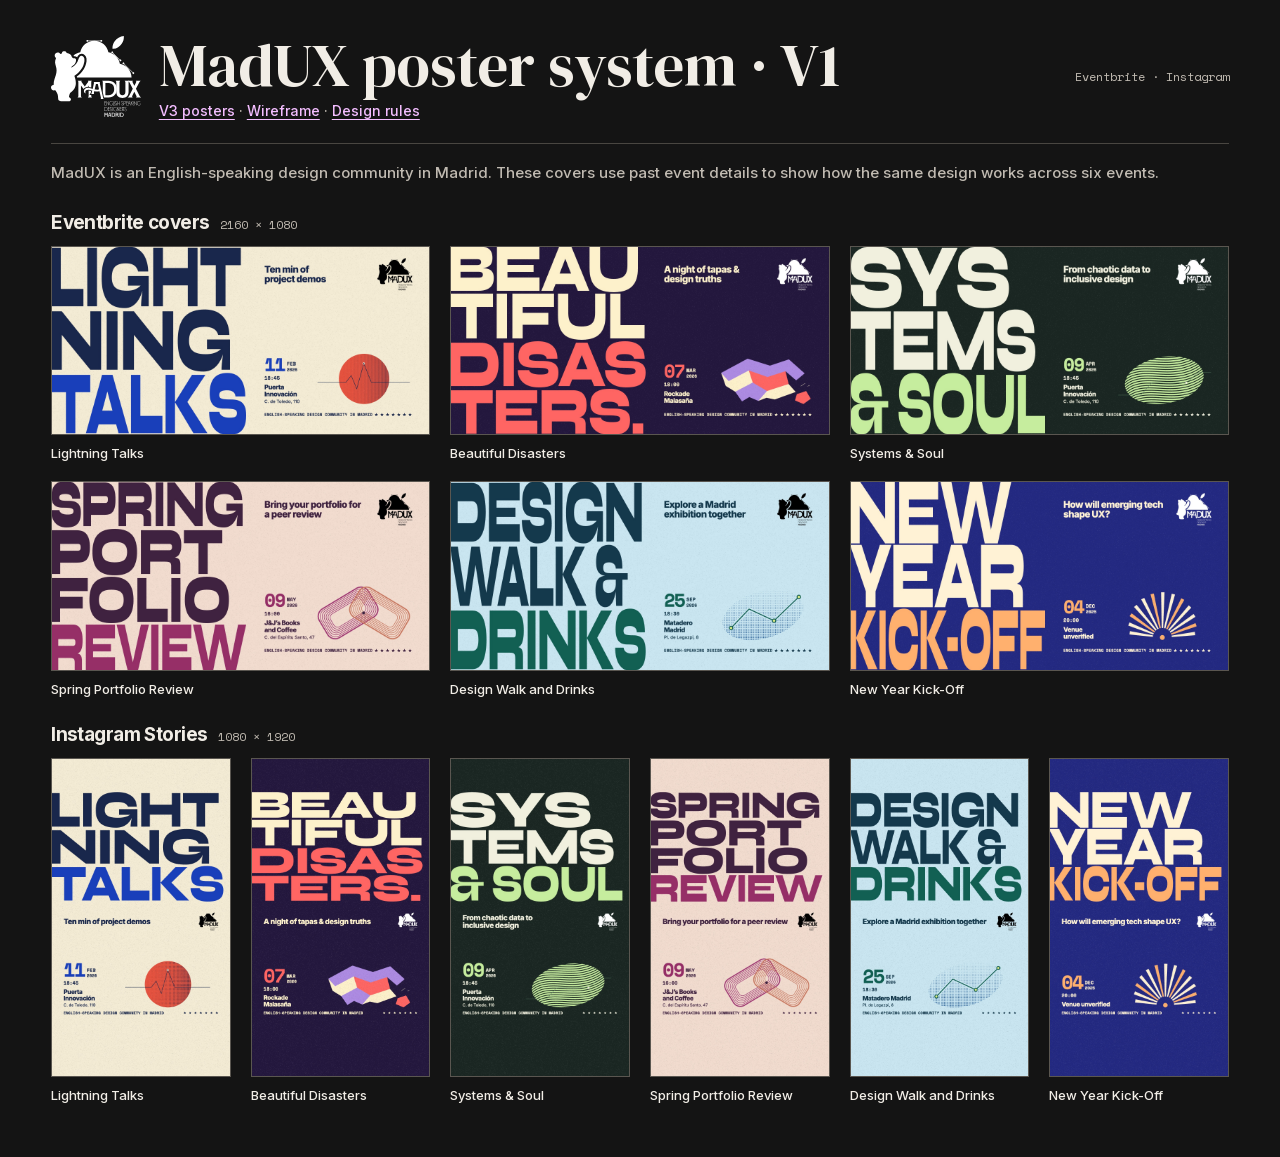
<file: index.html>
<!doctype html>
<html lang="en">
<head>
  <meta charset="utf-8">
  <meta name="viewport" content="width=device-width, initial-scale=1">
  <meta name="description" content="The poster system for MadUX, an English-speaking design community in Madrid.">
  <title>MadUX poster system</title>
  <link rel="stylesheet" href="https://felipecaroe.github.io/madux-poster-system/fonts.css">
  <link rel="stylesheet" href="https://felipecaroe.github.io/madux-poster-system/posters.css">
</head>
<body>
  <main id="gallery">
    <header class="gallery-header">
      <img src="https://felipecaroe.github.io/madux-poster-system/assets/logo.svg" alt="MadUX">
      <div><h1>MadUX poster system · V1</h1><p><a href="https://felipecaroe.github.io/madux-poster-system/v3/">V3 posters</a> · <a href="https://felipecaroe.github.io/madux-poster-system/wireframe.html">Wireframe</a> · <a href="https://felipecaroe.github.io/madux-poster-system/rules.html">Design rules</a></p></div>
      <span>Eventbrite · Instagram</span>
    </header>
    <p class="page-intro">MadUX is an English-speaking design community in Madrid. These covers use past event details to show how the same design works across six events.</p>
    <section aria-labelledby="eventbrite-heading">
      <h2 id="eventbrite-heading">Eventbrite covers <small>2160 × 1080</small></h2>
      <div class="options"><figure>
      <a class="preview" href="https://felipecaroe.github.io/madux-poster-system/exports/lightning-madux.jpg" target="_blank" rel="noopener" aria-label="Open Lightning Talks Eventbrite cover">
        <img src="https://felipecaroe.github.io/madux-poster-system/exports/lightning-madux.jpg" width="2160" height="1080" loading="lazy" alt="Lightning Talks Eventbrite cover">
      </a>
      <figcaption><span>Lightning Talks</span></figcaption>
    </figure><figure>
      <a class="preview" href="https://felipecaroe.github.io/madux-poster-system/exports/disasters-movida.jpg" target="_blank" rel="noopener" aria-label="Open Beautiful Disasters Eventbrite cover">
        <img src="https://felipecaroe.github.io/madux-poster-system/exports/disasters-movida.jpg" width="2160" height="1080" loading="lazy" alt="Beautiful Disasters Eventbrite cover">
      </a>
      <figcaption><span>Beautiful Disasters</span></figcaption>
    </figure><figure>
      <a class="preview" href="https://felipecaroe.github.io/madux-poster-system/exports/systems-madux.jpg" target="_blank" rel="noopener" aria-label="Open Systems &amp; Soul Eventbrite cover">
        <img src="https://felipecaroe.github.io/madux-poster-system/exports/systems-madux.jpg" width="2160" height="1080" loading="lazy" alt="Systems &amp; Soul Eventbrite cover">
      </a>
      <figcaption><span>Systems &amp; Soul</span></figcaption>
    </figure><figure>
      <a class="preview" href="https://felipecaroe.github.io/madux-poster-system/exports/portfolio-madux.jpg" target="_blank" rel="noopener" aria-label="Open Spring Portfolio Review Eventbrite cover">
        <img src="https://felipecaroe.github.io/madux-poster-system/exports/portfolio-madux.jpg" width="2160" height="1080" loading="lazy" alt="Spring Portfolio Review Eventbrite cover">
      </a>
      <figcaption><span>Spring Portfolio Review</span></figcaption>
    </figure><figure>
      <a class="preview" href="https://felipecaroe.github.io/madux-poster-system/exports/walk-madux.jpg" target="_blank" rel="noopener" aria-label="Open Design Walk and Drinks Eventbrite cover">
        <img src="https://felipecaroe.github.io/madux-poster-system/exports/walk-madux.jpg" width="2160" height="1080" loading="lazy" alt="Design Walk and Drinks Eventbrite cover">
      </a>
      <figcaption><span>Design Walk and Drinks</span></figcaption>
    </figure><figure>
      <a class="preview" href="https://felipecaroe.github.io/madux-poster-system/exports/kickoff-madux.jpg" target="_blank" rel="noopener" aria-label="Open New Year Kick-Off Eventbrite cover">
        <img src="https://felipecaroe.github.io/madux-poster-system/exports/kickoff-madux.jpg" width="2160" height="1080" loading="lazy" alt="New Year Kick-Off Eventbrite cover">
      </a>
      <figcaption><span>New Year Kick-Off</span></figcaption>
    </figure></div>
    </section>
    <section aria-labelledby="story-heading">
      <h2 id="story-heading">Instagram Stories <small>1080 × 1920</small></h2>
      <div class="options story-options"><figure>
      <a class="preview" href="https://felipecaroe.github.io/madux-poster-system/exports/lightning-madux-story.jpg" target="_blank" rel="noopener" aria-label="Open Lightning Talks Instagram Story">
        <img src="https://felipecaroe.github.io/madux-poster-system/exports/lightning-madux-story.jpg" width="1080" height="1920" loading="lazy" alt="Lightning Talks Instagram Story">
      </a>
      <figcaption><span>Lightning Talks</span></figcaption>
    </figure><figure>
      <a class="preview" href="https://felipecaroe.github.io/madux-poster-system/exports/disasters-movida-story.jpg" target="_blank" rel="noopener" aria-label="Open Beautiful Disasters Instagram Story">
        <img src="https://felipecaroe.github.io/madux-poster-system/exports/disasters-movida-story.jpg" width="1080" height="1920" loading="lazy" alt="Beautiful Disasters Instagram Story">
      </a>
      <figcaption><span>Beautiful Disasters</span></figcaption>
    </figure><figure>
      <a class="preview" href="https://felipecaroe.github.io/madux-poster-system/exports/systems-madux-story.jpg" target="_blank" rel="noopener" aria-label="Open Systems &amp; Soul Instagram Story">
        <img src="https://felipecaroe.github.io/madux-poster-system/exports/systems-madux-story.jpg" width="1080" height="1920" loading="lazy" alt="Systems &amp; Soul Instagram Story">
      </a>
      <figcaption><span>Systems &amp; Soul</span></figcaption>
    </figure><figure>
      <a class="preview" href="https://felipecaroe.github.io/madux-poster-system/exports/portfolio-madux-story.jpg" target="_blank" rel="noopener" aria-label="Open Spring Portfolio Review Instagram Story">
        <img src="https://felipecaroe.github.io/madux-poster-system/exports/portfolio-madux-story.jpg" width="1080" height="1920" loading="lazy" alt="Spring Portfolio Review Instagram Story">
      </a>
      <figcaption><span>Spring Portfolio Review</span></figcaption>
    </figure><figure>
      <a class="preview" href="https://felipecaroe.github.io/madux-poster-system/exports/walk-madux-story.jpg" target="_blank" rel="noopener" aria-label="Open Design Walk and Drinks Instagram Story">
        <img src="https://felipecaroe.github.io/madux-poster-system/exports/walk-madux-story.jpg" width="1080" height="1920" loading="lazy" alt="Design Walk and Drinks Instagram Story">
      </a>
      <figcaption><span>Design Walk and Drinks</span></figcaption>
    </figure><figure>
      <a class="preview" href="https://felipecaroe.github.io/madux-poster-system/exports/kickoff-madux-story.jpg" target="_blank" rel="noopener" aria-label="Open New Year Kick-Off Instagram Story">
        <img src="https://felipecaroe.github.io/madux-poster-system/exports/kickoff-madux-story.jpg" width="1080" height="1920" loading="lazy" alt="New Year Kick-Off Instagram Story">
      </a>
      <figcaption><span>New Year Kick-Off</span></figcaption>
    </figure></div>
    </section>
  </main>

</body>
</html>
</file>
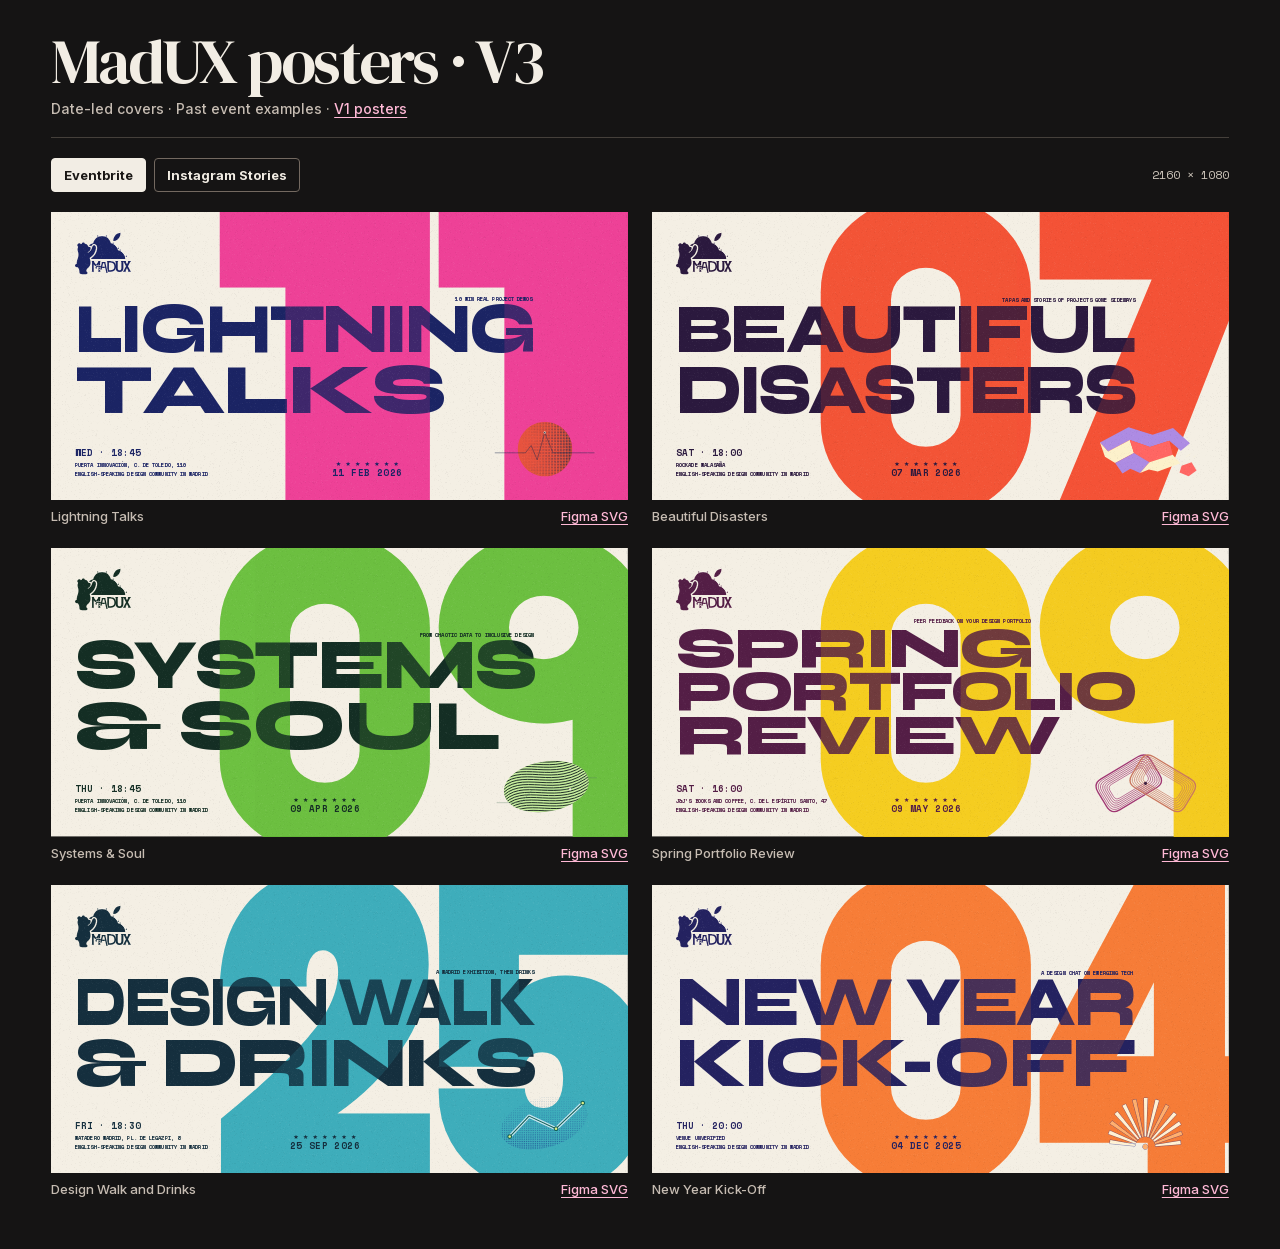
<file: v2/index.html>
<!doctype html>
<html lang="en">
<head>
<meta charset="utf-8">
<meta name="viewport" content="width=device-width, initial-scale=1">
<title>MadUX poster system</title>
<link rel="canonical" href="https://felipecaroe.github.io/madux-poster-system/v3/">
<script>location.replace('https://felipecaroe.github.io/madux-poster-system/v3/' + location.search + location.hash);</script>
<noscript><meta http-equiv="refresh" content="0; url=https://felipecaroe.github.io/madux-poster-system/v3/"></noscript>
</head>
<body>
<p>View the <a href="https://felipecaroe.github.io/madux-poster-system/v3/">latest MadUX posters</a>.</p>
</body>
</html>
</file>
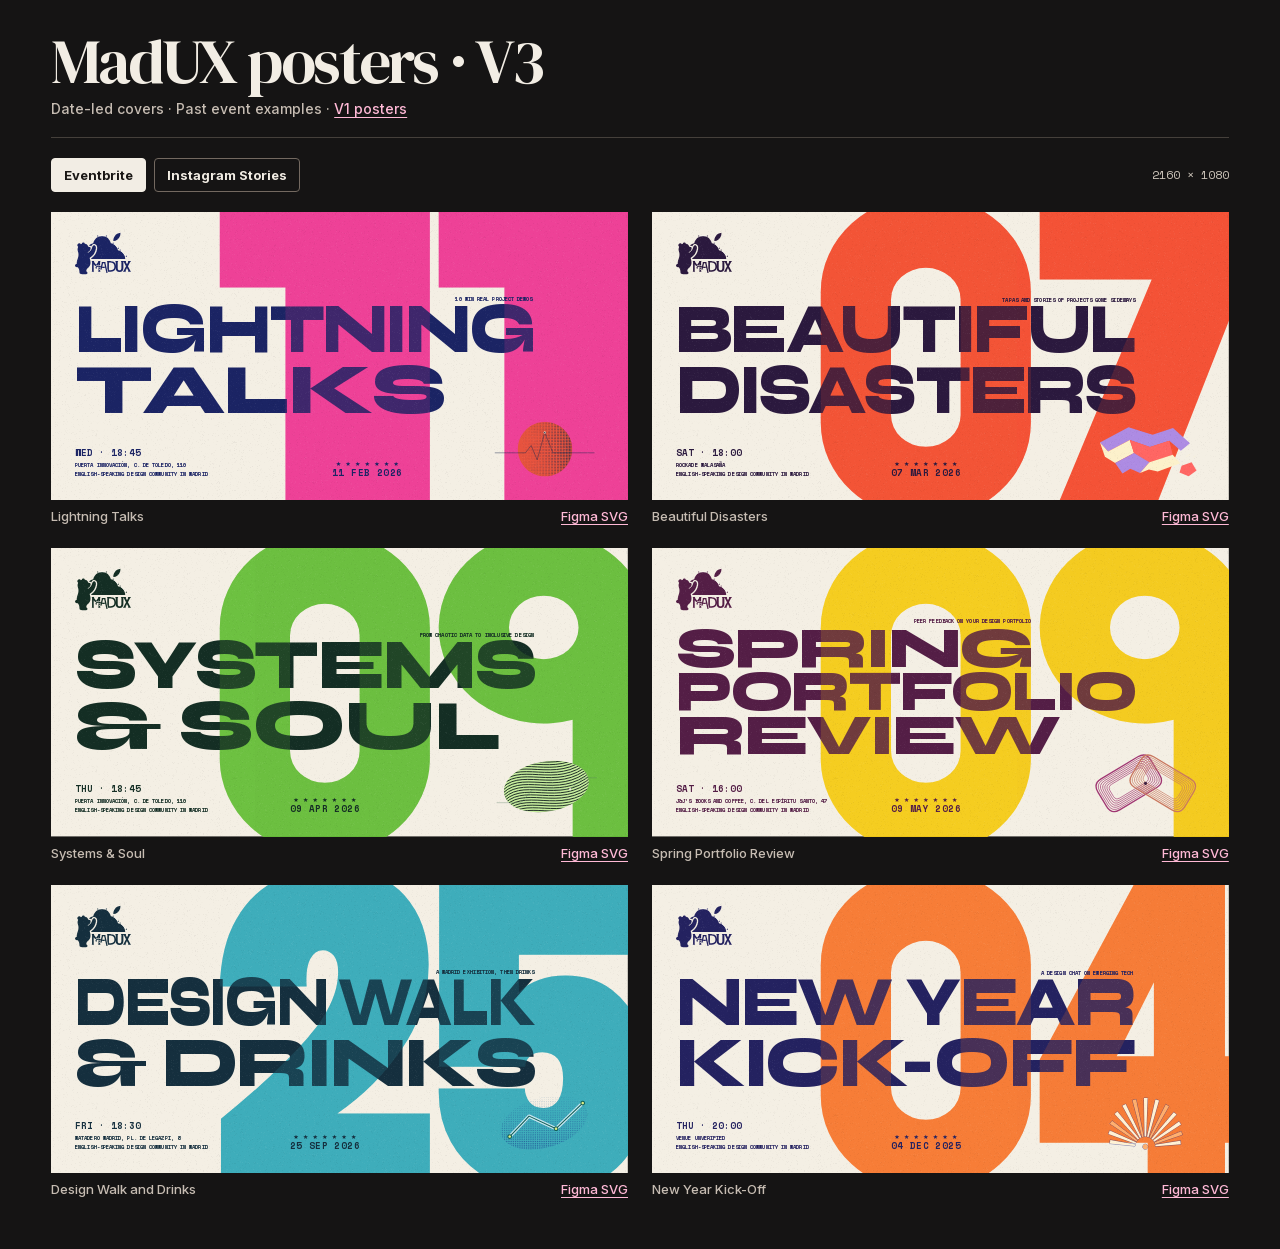
<file: v3/index.html>
<!doctype html>
<html lang="en">
<head>
<meta charset="utf-8">
<meta name="viewport" content="width=device-width, initial-scale=1">
<title>MadUX poster system V3</title>
<link rel="stylesheet" href="https://felipecaroe.github.io/madux-poster-system/fonts.css">
<link rel="stylesheet" href="https://felipecaroe.github.io/madux-poster-system/v3/fonts.css">
<link rel="stylesheet" href="https://felipecaroe.github.io/madux-poster-system/v3/style.css">
</head>
<body>
<main id="app"></main>
<script src="https://felipecaroe.github.io/madux-poster-system/v3/events.js"></script>
<script src="https://felipecaroe.github.io/madux-poster-system/v3/original-art.js"></script>
<script src="https://felipecaroe.github.io/madux-poster-system/v3/date-glyphs.js"></script>
<script src="https://felipecaroe.github.io/madux-poster-system/v3/posters.js"></script>
</body>
</html>
</file>
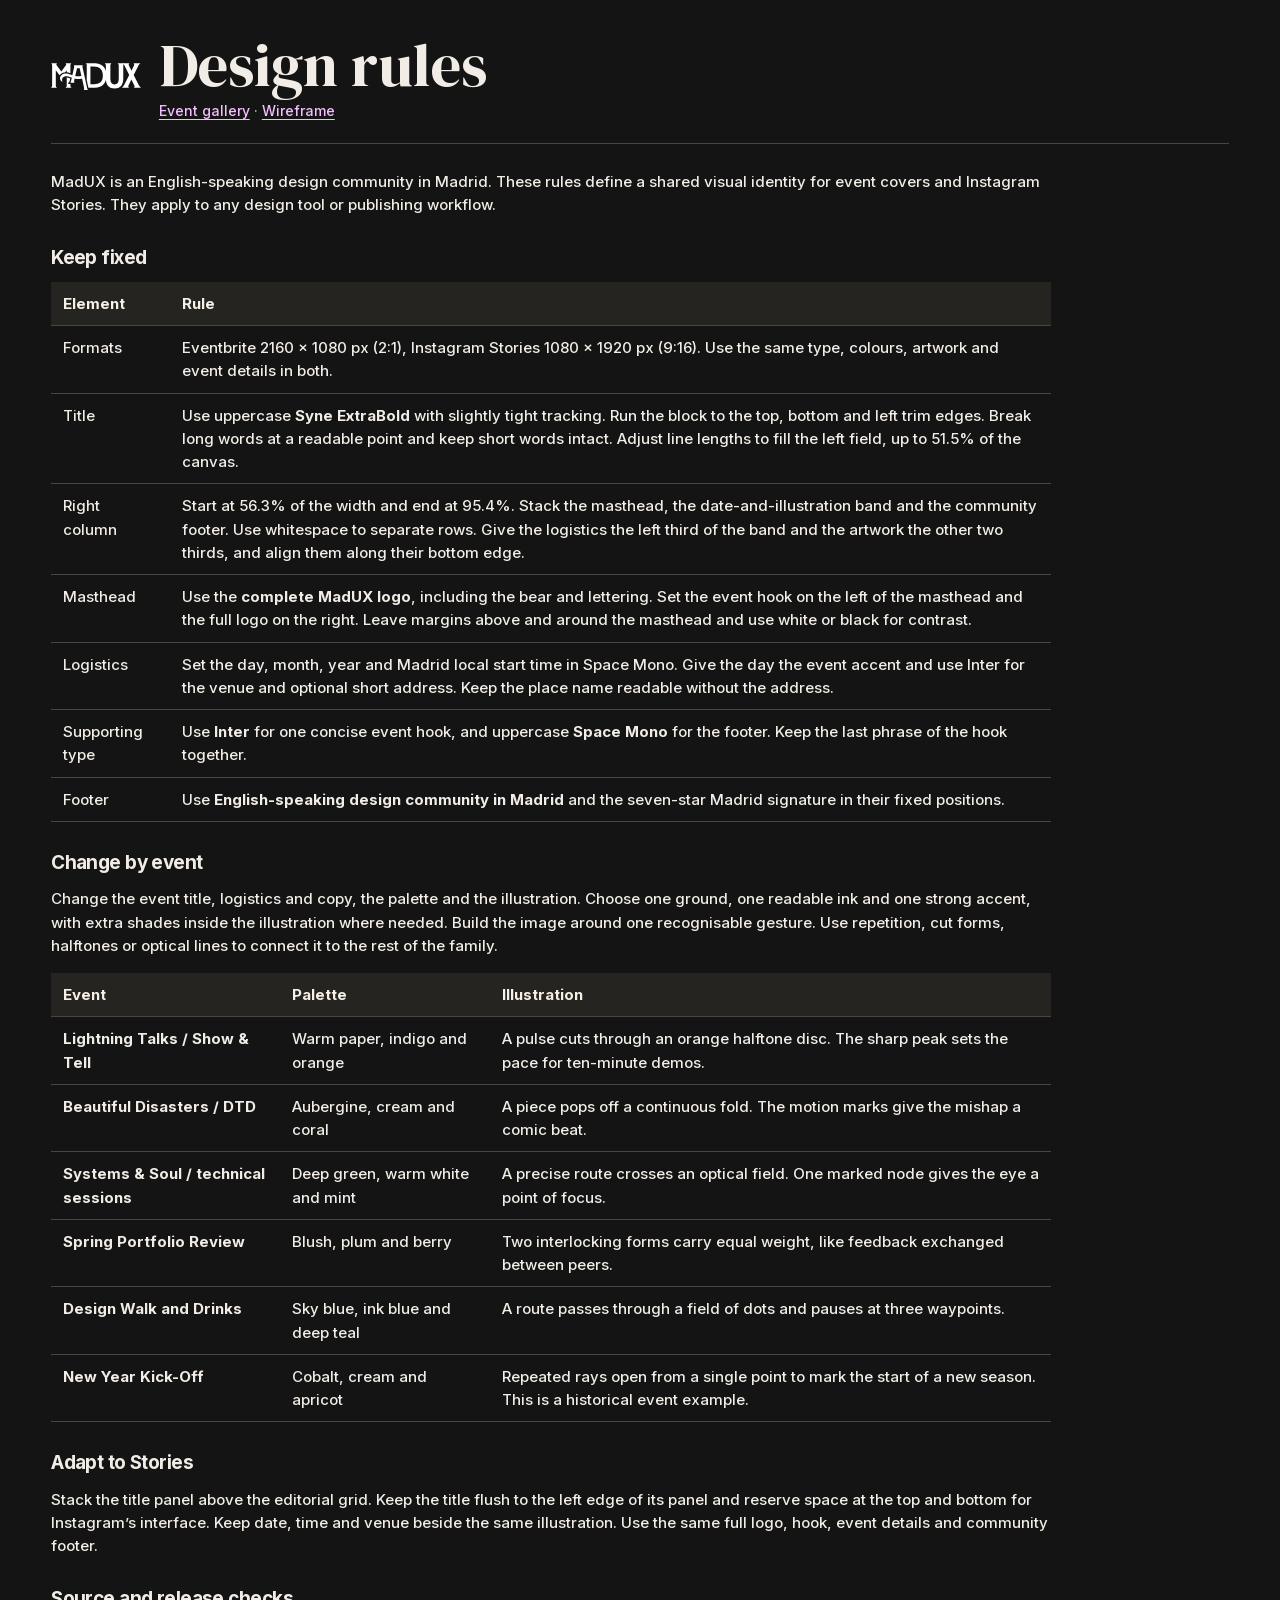
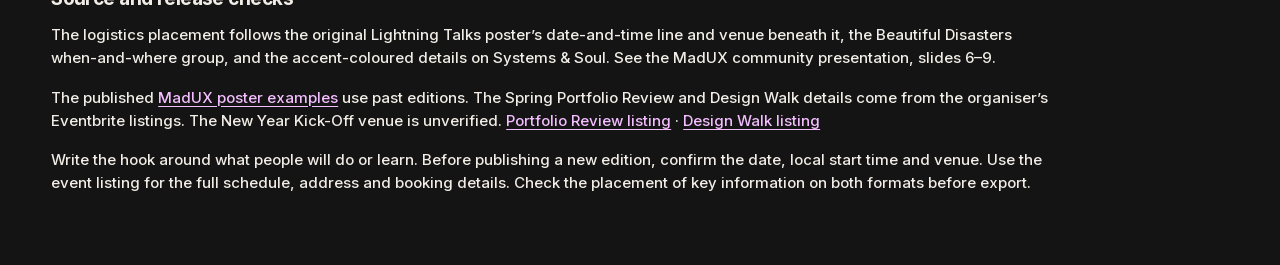
<file: rules.html>
<!doctype html>
<html lang="en">
<head>
  <meta charset="utf-8">
  <meta name="viewport" content="width=device-width, initial-scale=1">
  <meta name="description" content="The poster system for MadUX, an English-speaking design community in Madrid.">
  <title>MadUX design rules</title>
  <link rel="stylesheet" href="https://felipecaroe.github.io/madux-poster-system/fonts.css">
  <link rel="stylesheet" href="https://felipecaroe.github.io/madux-poster-system/posters.css">
</head>
<body>
  <main><header class="gallery-header">
      <img src="https://felipecaroe.github.io/madux-poster-system/assets/wordmark.svg" alt="MadUX">
      <div><h1>Design rules</h1><p><a href="https://felipecaroe.github.io/madux-poster-system/">Event gallery</a> · <a href="https://felipecaroe.github.io/madux-poster-system/wireframe.html">Wireframe</a></p></div>

    </header>
<article class="rules-copy"><p>MadUX is an English-speaking design community in Madrid. These rules define a shared visual identity for event covers and Instagram Stories. They apply to any design tool or publishing workflow.</p>
<h2>Keep fixed</h2>
<markdown-accessiblity-table><table role="table">
<thead>
<tr>
<th>Element</th>
<th>Rule</th>
</tr>
</thead>
<tbody>
<tr>
<td>Formats</td>
<td>Eventbrite 2160 × 1080 px (2:1), Instagram Stories 1080 × 1920 px (9:16). Use the same type, colours, artwork and event details in both.</td>
</tr>
<tr>
<td>Title</td>
<td>Use uppercase <strong>Syne ExtraBold</strong> with slightly tight tracking. Run the block to the top, bottom and left trim edges. Break long words at a readable point and keep short words intact. Adjust line lengths to fill the left field, up to 51.5% of the canvas.</td>
</tr>
<tr>
<td>Right column</td>
<td>Start at 56.3% of the width and end at 95.4%. Stack the masthead, the date-and-illustration band and the community footer. Use whitespace to separate rows. Give the logistics the left third of the band and the artwork the other two thirds, and align them along their bottom edge.</td>
</tr>
<tr>
<td>Masthead</td>
<td>Use the <strong>complete MadUX logo</strong>, including the bear and lettering. Set the event hook on the left of the masthead and the full logo on the right. Leave margins above and around the masthead and use white or black for contrast.</td>
</tr>
<tr>
<td>Logistics</td>
<td>Set the day, month, year and Madrid local start time in Space Mono. Give the day the event accent and use Inter for the venue and optional short address. Keep the place name readable without the address.</td>
</tr>
<tr>
<td>Supporting type</td>
<td>Use <strong>Inter</strong> for one concise event hook, and uppercase <strong>Space Mono</strong> for the footer. Keep the last phrase of the hook together.</td>
</tr>
<tr>
<td>Footer</td>
<td>Use <strong>English-speaking design community in Madrid</strong> and the seven-star Madrid signature in their fixed positions.</td>
</tr>
</tbody>
</table></markdown-accessiblity-table>
<h2>Change by event</h2>
<p>Change the event title, logistics and copy, the palette and the illustration. Choose one ground, one readable ink and one strong accent, with extra shades inside the illustration where needed. Build the image around one recognisable gesture. Use repetition, cut forms, halftones or optical lines to connect it to the rest of the family.</p>
<markdown-accessiblity-table><table role="table">
<thead>
<tr>
<th>Event</th>
<th>Palette</th>
<th>Illustration</th>
</tr>
</thead>
<tbody>
<tr>
<td><strong>Lightning Talks / Show &amp; Tell</strong></td>
<td>Warm paper, indigo and orange</td>
<td>A pulse cuts through an orange halftone disc. The sharp peak sets the pace for ten-minute demos.</td>
</tr>
<tr>
<td><strong>Beautiful Disasters / DTD</strong></td>
<td>Aubergine, cream and coral</td>
<td>A piece pops off a continuous fold. The motion marks give the mishap a comic beat.</td>
</tr>
<tr>
<td><strong>Systems &amp; Soul / technical sessions</strong></td>
<td>Deep green, warm white and mint</td>
<td>A precise route crosses an optical field. One marked node gives the eye a point of focus.</td>
</tr>
<tr>
<td><strong>Spring Portfolio Review</strong></td>
<td>Blush, plum and berry</td>
<td>Two interlocking forms carry equal weight, like feedback exchanged between peers.</td>
</tr>
<tr>
<td><strong>Design Walk and Drinks</strong></td>
<td>Sky blue, ink blue and deep teal</td>
<td>A route passes through a field of dots and pauses at three waypoints.</td>
</tr>
<tr>
<td><strong>New Year Kick-Off</strong></td>
<td>Cobalt, cream and apricot</td>
<td>Repeated rays open from a single point to mark the start of a new season. This is a historical event example.</td>
</tr>
</tbody>
</table></markdown-accessiblity-table>
<h2>Adapt to Stories</h2>
<p>Stack the title panel above the editorial grid. Keep the title flush to the left edge of its panel and reserve space at the top and bottom for Instagram’s interface. Keep date, time and venue beside the same illustration. Use the same full logo, hook, event details and community footer.</p>
<h2>Source and release checks</h2>
<p>The logistics placement follows the original Lightning Talks poster’s date-and-time line and venue beneath it, the Beautiful Disasters when-and-where group, and the accent-coloured details on Systems &amp; Soul. See the MadUX community presentation, slides 6–9.</p>
<p>The published <a href="https://felipecaroe.github.io/madux-poster-system/" rel="nofollow">MadUX poster examples</a> use past editions. The Spring Portfolio Review and Design Walk details come from the organiser’s Eventbrite listings. The New Year Kick-Off venue is unverified. <a href="https://www.eventbrite.es/e/madux-spring-portfolio-review-tickets-1988544803036" rel="nofollow">Portfolio Review listing</a> · <a href="https://www.eventbrite.es/e/madux-design-walk-and-drinks-tickets-2001158335451" rel="nofollow">Design Walk listing</a></p>
<p>Write the hook around what people will do or learn. Before publishing a new edition, confirm the date, local start time and venue. Use the event listing for the full schedule, address and booking details. Check the placement of key information on both formats before export.</p></article></main>

</body>
</html>
</file>
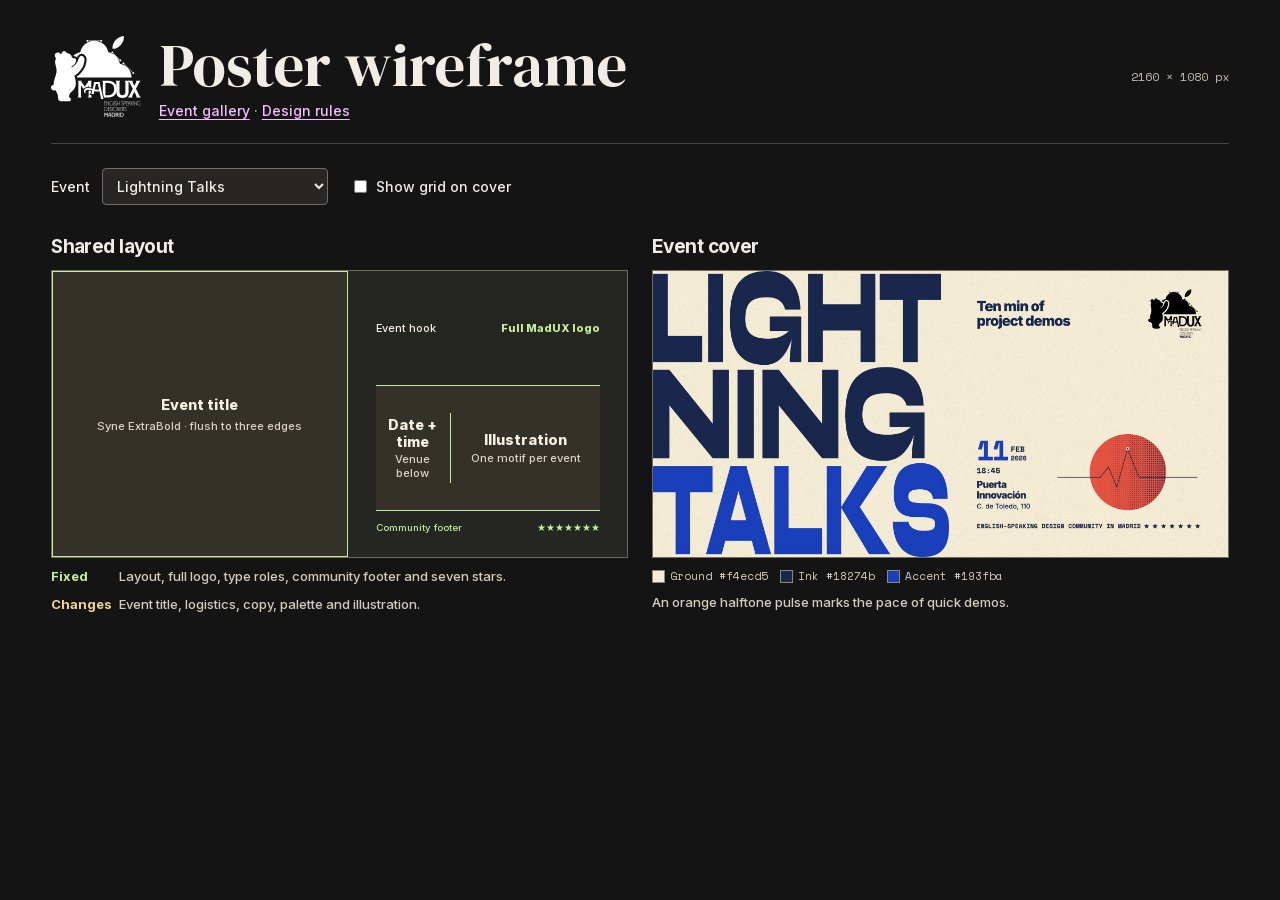
<file: wireframe.html>
<!doctype html>
<html lang="en">
<head>
  <meta charset="utf-8">
  <meta name="viewport" content="width=device-width, initial-scale=1">
  <meta name="description" content="The poster system for MadUX, an English-speaking design community in Madrid.">
  <title>MadUX poster wireframe</title>
  <link rel="stylesheet" href="https://felipecaroe.github.io/madux-poster-system/fonts.css">
  <link rel="stylesheet" href="https://felipecaroe.github.io/madux-poster-system/posters.css">
</head>
<body>
  <main id="gallery"></main>
  <script src="https://felipecaroe.github.io/madux-poster-system/events.js"></script>
<script src="https://felipecaroe.github.io/madux-poster-system/guide.js"></script>
</body>
</html>
</file>
